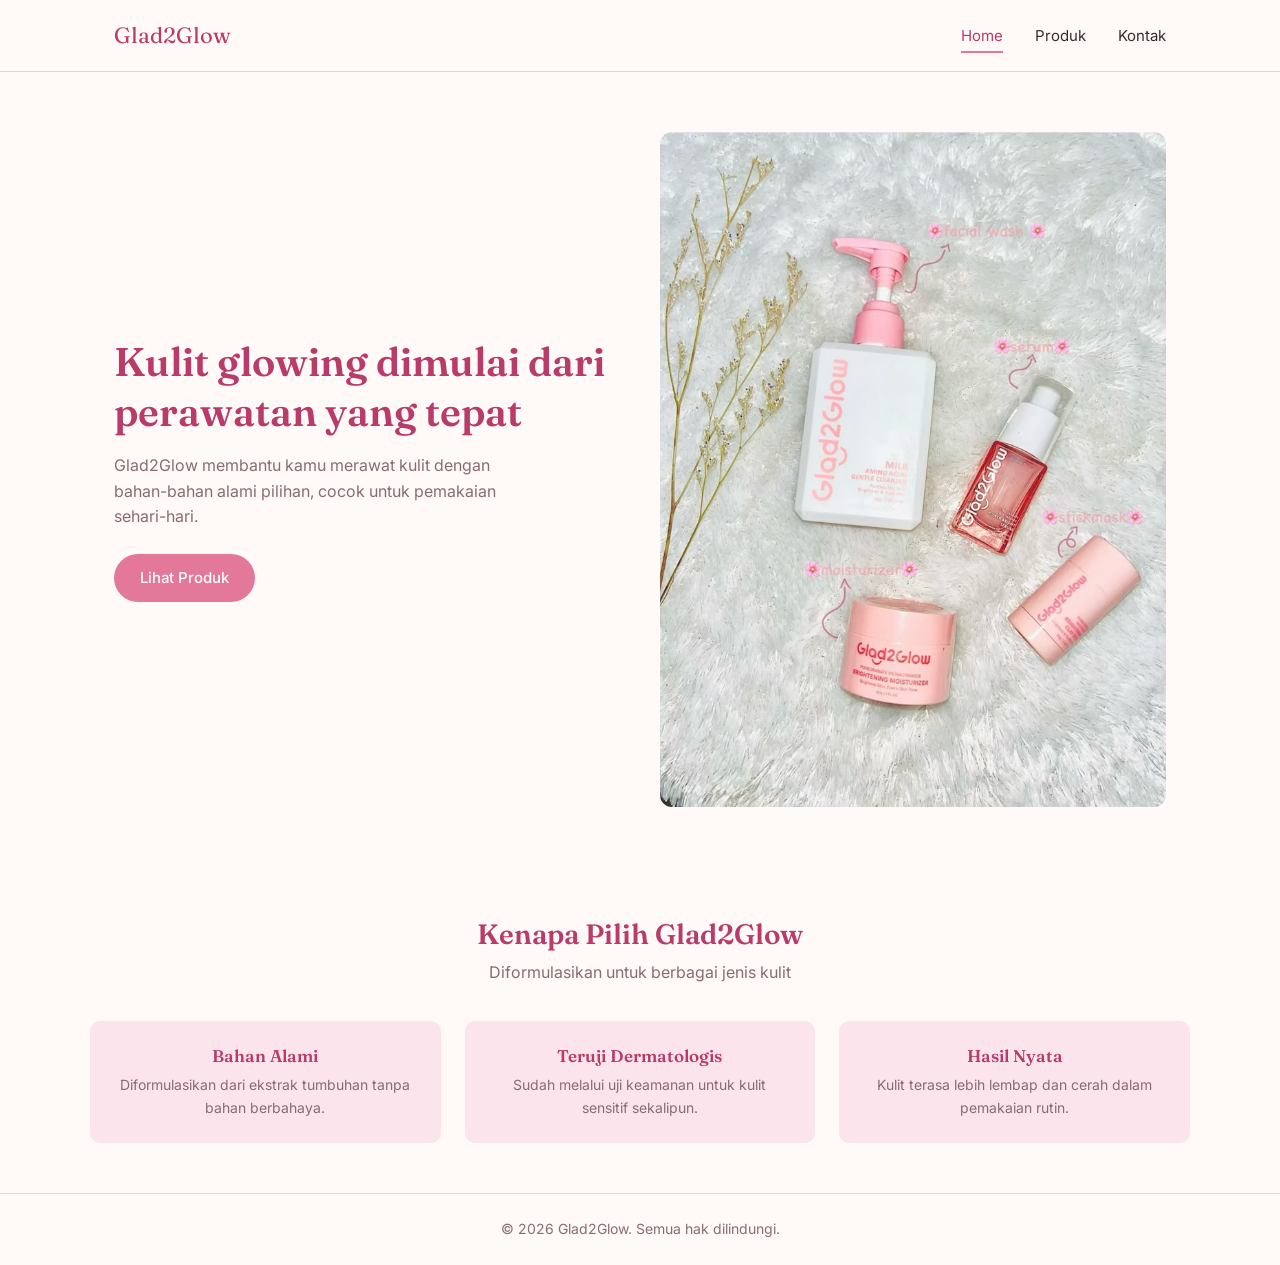
<file: g2g/index.html>
<!DOCTYPE html>
<html lang="id">
<head>
<meta charset="UTF-8">
<meta name="viewport" content="width=device-width, initial-scale=1.0">
<title>Glad2Glow — Skincare Alami untuk Kulit Sehat</title>
<link rel="stylesheet" href="style.css">
</head>
<body>

<header>
  <div class="navbar">
    <a href="index.html" class="logo">Glad2Glow</a>
    <button class="menu-toggle" aria-label="Buka menu"><span></span><span></span><span></span></button>
    <ul class="nav-links">
      <li><a href="index.html" class="active">Home</a></li>
      <li><a href="produk.html">Produk</a></li>
      <li><a href="kontak.html">Kontak</a></li>
    </ul>
  </div>
</header>

<section class="hero">
  <div>
    <h1>Kulit glowing dimulai dari perawatan yang tepat</h1>
    <p>Glad2Glow membantu kamu merawat kulit dengan bahan-bahan alami pilihan, cocok untuk pemakaian sehari-hari.</p>
    <a href="produk.html" class="btn">Lihat Produk</a>
  </div>
  <img src="images/g2g.jpg" alt="Produk skincare Glad2Glow">
</section>

<section>
  <h2 class="section-title">Kenapa Pilih Glad2Glow</h2>
  <p class="section-sub">Diformulasikan untuk berbagai jenis kulit</p>
  <div class="highlights">
    <div class="highlight-card">
      <h3>Bahan Alami</h3>
      <p>Diformulasikan dari ekstrak tumbuhan tanpa bahan berbahaya.</p>
    </div>
    <div class="highlight-card">
      <h3>Teruji Dermatologis</h3>
      <p>Sudah melalui uji keamanan untuk kulit sensitif sekalipun.</p>
    </div>
    <div class="highlight-card">
      <h3>Hasil Nyata</h3>
      <p>Kulit terasa lebih lembap dan cerah dalam pemakaian rutin.</p>
    </div>
  </div>
</section>

<footer>
  &copy; 2026 Glad2Glow. Semua hak dilindungi.
</footer>

<script src="script.js"></script>
</body>
</html>
</file>
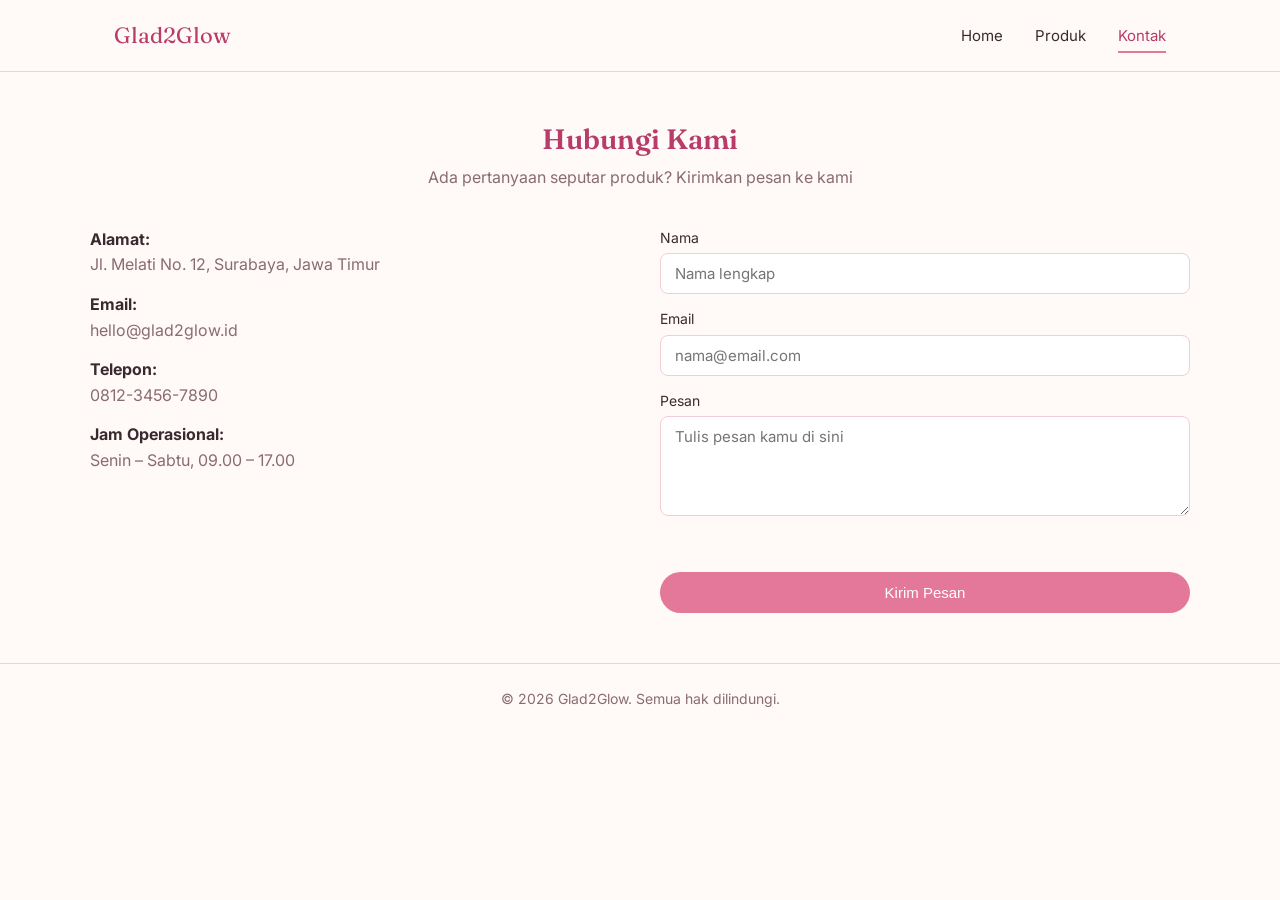
<file: g2g/kontak.html>
<!DOCTYPE html>
<html lang="id">
<head>
<meta charset="UTF-8">
<meta name="viewport" content="width=device-width, initial-scale=1.0">
<title>Kontak — Glad2Glow</title>
<link rel="stylesheet" href="style.css">
</head>
<body>

<header>
  <div class="navbar">
    <a href="index.html" class="logo">Glad2Glow</a>
    <button class="menu-toggle" aria-label="Buka menu"><span></span><span></span><span></span></button>
    <ul class="nav-links">
      <li><a href="index.html">Home</a></li>
      <li><a href="produk.html">Produk</a></li>
      <li><a href="kontak.html" class="active">Kontak</a></li>
    </ul>
  </div>
</header>

<section>
  <h2 class="section-title">Hubungi Kami</h2>
  <p class="section-sub">Ada pertanyaan seputar produk? Kirimkan pesan ke kami</p>

  <div class="contact-wrap">
    <div class="contact-info">
      <p><strong>Alamat:</strong><br>Jl. Melati No. 12, Surabaya, Jawa Timur</p>
      <p><strong>Email:</strong><br>hello@glad2glow.id</p>
      <p><strong>Telepon:</strong><br>0812-3456-7890</p>
      <p><strong>Jam Operasional:</strong><br>Senin – Sabtu, 09.00 – 17.00</p>
    </div>

    <form id="contact-form">
      <div>
        <label for="name">Nama</label>
        <input type="text" id="name" name="name" placeholder="Nama lengkap">
      </div>
      <div>
        <label for="email">Email</label>
        <input type="email" id="email" name="email" placeholder="nama@email.com">
      </div>
      <div>
        <label for="message">Pesan</label>
        <textarea id="message" name="message" placeholder="Tulis pesan kamu di sini"></textarea>
      </div>
      <p class="form-msg"></p>
      <button type="submit" class="btn">Kirim Pesan</button>
    </form>
  </div>
</section>

<footer>
  &copy; 2026 Glad2Glow. Semua hak dilindungi.
</footer>

<script src="script.js"></script>
</body>
</html>
</file>
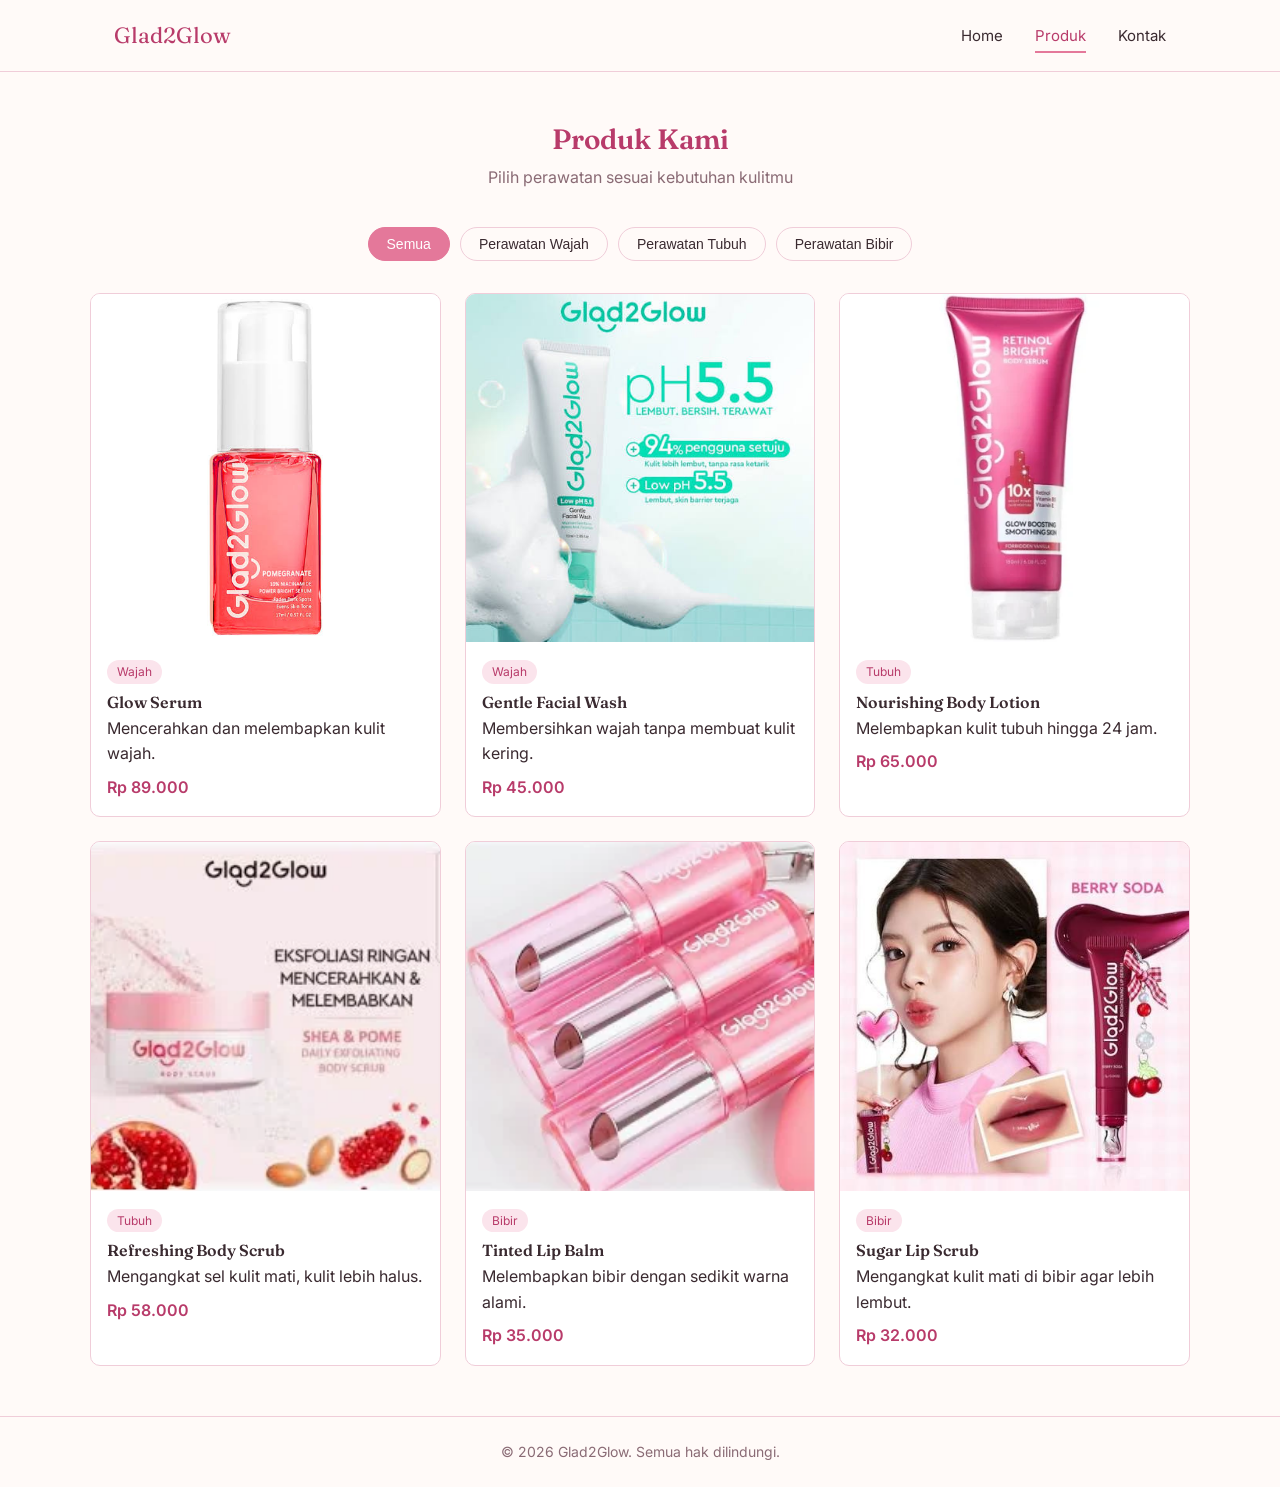
<file: g2g/produk.html>
<!DOCTYPE html>
<html lang="id">
<head>
<meta charset="UTF-8">
<meta name="viewport" content="width=device-width, initial-scale=1.0">
<title>Produk — Glad2Glow</title>
<link rel="stylesheet" href="style.css">
</head>
<body>

<header>
  <div class="navbar">
    <a href="index.html" class="logo">Glad2Glow</a>
    <button class="menu-toggle" aria-label="Buka menu"><span></span><span></span><span></span></button>
    <ul class="nav-links">
      <li><a href="index.html">Home</a></li>
      <li><a href="produk.html" class="active">Produk</a></li>
      <li><a href="kontak.html">Kontak</a></li>
    </ul>
  </div>
</header>

<section>
  <h2 class="section-title">Produk Kami</h2>
  <p class="section-sub">Pilih perawatan sesuai kebutuhan kulitmu</p>

  <div class="filter-bar">
    <button class="filter-btn active" data-filter="all">Semua</button>
    <button class="filter-btn" data-filter="wajah">Perawatan Wajah</button>
    <button class="filter-btn" data-filter="tubuh">Perawatan Tubuh</button>
    <button class="filter-btn" data-filter="bibir">Perawatan Bibir</button>
  </div>

  <div class="product-grid">

    <div class="product-card" data-category="wajah">
      <img src="images/glow_serum.jpg" alt="Facial Serum">
      <div class="product-info">
        <span class="product-tag">Wajah</span>
        <h3>Glow Serum</h3>
        <p>Mencerahkan dan melembapkan kulit wajah.</p>
        <div class="price">Rp 89.000</div>
      </div>
    </div>

    <div class="product-card" data-category="wajah">
      <img src="images/gentle_wash.jpg" alt="Facial Wash">
      <div class="product-info">
        <span class="product-tag">Wajah</span>
        <h3>Gentle Facial Wash</h3>
        <p>Membersihkan wajah tanpa membuat kulit kering.</p>
        <div class="price">Rp 45.000</div>
      </div>
    </div>

    <div class="product-card" data-category="tubuh">
      <img src="images/body_lotion.jpg" alt="Body Lotion">
      <div class="product-info">
        <span class="product-tag">Tubuh</span>
        <h3>Nourishing Body Lotion</h3>
        <p>Melembapkan kulit tubuh hingga 24 jam.</p>
        <div class="price">Rp 65.000</div>
      </div>
    </div>

    <div class="product-card" data-category="tubuh">
      <img src="images/body_scrub.jpg" alt="Body Scrub">
      <div class="product-info">
        <span class="product-tag">Tubuh</span>
        <h3>Refreshing Body Scrub</h3>
        <p>Mengangkat sel kulit mati, kulit lebih halus.</p>
        <div class="price">Rp 58.000</div>
      </div>
    </div>

    <div class="product-card" data-category="bibir">
      <img src="images/lip.jpg" alt="Lip Balm">
      <div class="product-info">
        <span class="product-tag">Bibir</span>
        <h3>Tinted Lip Balm</h3>
        <p>Melembapkan bibir dengan sedikit warna alami.</p>
        <div class="price">Rp 35.000</div>
      </div>
    </div>

    <div class="product-card" data-category="bibir">
      <img src="images/sugar_lip.jpg" alt="Lip Scrub">
      <div class="product-info">
        <span class="product-tag">Bibir</span>
        <h3>Sugar Lip Scrub</h3>
        <p>Mengangkat kulit mati di bibir agar lebih lembut.</p>
        <div class="price">Rp 32.000</div>
      </div>
    </div>

  </div>
</section>

<footer>
  &copy; 2026 Glad2Glow. Semua hak dilindungi.
</footer>

<script src="script.js"></script>
</body>
</html>
</file>
<file: g2g/style.css>
@import url('https://fonts.googleapis.com/css2?family=Fraunces:wght@400;600&family=Inter:wght@400;500;600&display=swap');

:root{
  --pink-dark:#b83b6a;
  --pink:#e4789a;
  --pink-light:#fbe4ec;
  --cream:#fffaf8;
  --text:#3a2a30;
  --muted:#8a6b75;
  --border:#f0cdd9;
}

*{box-sizing:border-box; margin:0; padding:0;}

body{
  font-family:'Inter', sans-serif;
  font-size:16px;
  line-height:1.6;
  color:var(--text);
  background:var(--cream);
}

h1,h2,h3{
  font-family:'Fraunces', serif;
  font-weight:600;
  line-height:1.25;
}

a{color:inherit; text-decoration:none;}
img{max-width:100%; display:block;}

.container{
  max-width:1100px;
  margin:0 auto;
  padding:0 24px;
}

/* Header */
header{
  border-bottom:1px solid var(--border);
  background:var(--cream);
  position:sticky;
  top:0;
  z-index:10;
}

.navbar{
  display:flex;
  align-items:center;
  justify-content:space-between;
  padding:18px 24px;
  max-width:1100px;
  margin:0 auto;
}

.logo{
  font-family:'Fraunces', serif;
  font-size:22px;
  color:var(--pink-dark);
}

.nav-links{
  display:flex;
  gap:32px;
  list-style:none;
}

.nav-links a{
  font-size:15px;
  color:var(--text);
  padding:6px 0;
  border-bottom:2px solid transparent;
}

.nav-links a.active,
.nav-links a:hover{
  border-bottom-color:var(--pink);
  color:var(--pink-dark);
}

.menu-toggle{
  display:none;
  flex-direction:column;
  gap:4px;
  background:none;
  border:none;
  cursor:pointer;
  padding:4px;
}

.menu-toggle span{
  width:22px;
  height:2px;
  background:var(--text);
}

/* Hero */
.hero{
  display:grid;
  grid-template-columns:1fr 1fr;
  align-items:center;
  gap:40px;
  padding:60px 24px;
  max-width:1100px;
  margin:0 auto;
}

.hero h1{
  font-size:40px;
  margin-bottom:16px;
  color:var(--pink-dark);
}

.hero p{
  color:var(--muted);
  margin-bottom:24px;
  max-width:42ch;
}

.hero img{
  border-radius:12px;
}

.btn{
  display:inline-block;
  background:var(--pink);
  color:#fff;
  padding:12px 26px;
  border-radius:30px;
  font-size:15px;
  font-weight:500;
  border:none;
  cursor:pointer;
}

.btn:hover{background:var(--pink-dark);}

.btn-outline{
  background:none;
  border:1px solid var(--pink);
  color:var(--pink-dark);
}

/* Section umum */
section{padding:50px 24px;}

.section-title{
  text-align:center;
  font-size:28px;
  margin-bottom:8px;
  color:var(--pink-dark);
}

.section-sub{
  text-align:center;
  color:var(--muted);
  margin-bottom:36px;
}

/* Highlight / kelebihan */
.highlights{
  display:grid;
  grid-template-columns:repeat(3, 1fr);
  gap:24px;
  max-width:1100px;
  margin:0 auto;
}

.highlight-card{
  background:var(--pink-light);
  padding:24px;
  border-radius:10px;
  text-align:center;
}

.highlight-card h3{
  font-size:17px;
  margin-bottom:8px;
  color:var(--pink-dark);
}

.highlight-card p{
  font-size:14px;
  color:var(--muted);
}

/* Grid Produk */
.filter-bar{
  display:flex;
  justify-content:center;
  gap:10px;
  flex-wrap:wrap;
  margin-bottom:32px;
}

.filter-btn{
  background:none;
  border:1px solid var(--border);
  padding:8px 18px;
  border-radius:20px;
  font-size:14px;
  cursor:pointer;
  color:var(--text);
}

.filter-btn.active{
  background:var(--pink);
  border-color:var(--pink);
  color:#fff;
}

.product-grid{
  display:grid;
  grid-template-columns:repeat(3, 1fr);
  gap:24px;
  max-width:1100px;
  margin:0 auto;
}

.product-card{
  border:1px solid var(--border);
  border-radius:10px;
  overflow:hidden;
  background:#fff;
}

.product-card img{
  aspect-ratio:1/1;
  object-fit:cover;
  width:100%;
}

.product-info{padding:16px;}

.product-info h3{font-size:16px; margin-bottom:4px;}

.product-tag{
  display:inline-block;
  font-size:12px;
  color:var(--pink-dark);
  background:var(--pink-light);
  padding:2px 10px;
  border-radius:12px;
  margin-bottom:8px;
}

.product-info .price{
  font-weight:600;
  color:var(--pink-dark);
  margin-top:8px;
}

/* Kontak */
.contact-wrap{
  display:grid;
  grid-template-columns:1fr 1fr;
  gap:40px;
  max-width:1100px;
  margin:0 auto;
}

.contact-info p{margin-bottom:14px; color:var(--muted);}
.contact-info strong{color:var(--text);}

form{display:flex; flex-direction:column; gap:14px;}

label{font-size:14px; margin-bottom:4px; display:block;}

input, textarea{
  width:100%;
  padding:10px 14px;
  border:1px solid var(--border);
  border-radius:8px;
  font-family:inherit;
  font-size:15px;
}

textarea{resize:vertical; min-height:100px;}

.form-msg{font-size:14px; min-height:20px;}
.form-msg.success{color:#3a8a5a;}
.form-msg.error{color:#c0405f;}

/* Footer */
footer{
  border-top:1px solid var(--border);
  padding:24px;
  text-align:center;
  font-size:14px;
  color:var(--muted);
}

/* Responsive */
@media (max-width:820px){
  .highlights, .product-grid{grid-template-columns:repeat(2, 1fr);}
  .hero{grid-template-columns:1fr;}
  .contact-wrap{grid-template-columns:1fr;}
}

@media (max-width:600px){
  .nav-links{
    position:absolute;
    top:100%;
    left:0;
    right:0;
    background:var(--cream);
    flex-direction:column;
    gap:0;
    display:none;
    border-bottom:1px solid var(--border);
  }
  .nav-links.open{display:flex;}
  .nav-links a{padding:14px 24px; width:100%; border-bottom:1px solid var(--border);}
  .menu-toggle{display:flex;}
  .highlights, .product-grid{grid-template-columns:1fr;}
  .hero h1{font-size:30px;}
}
</file>
